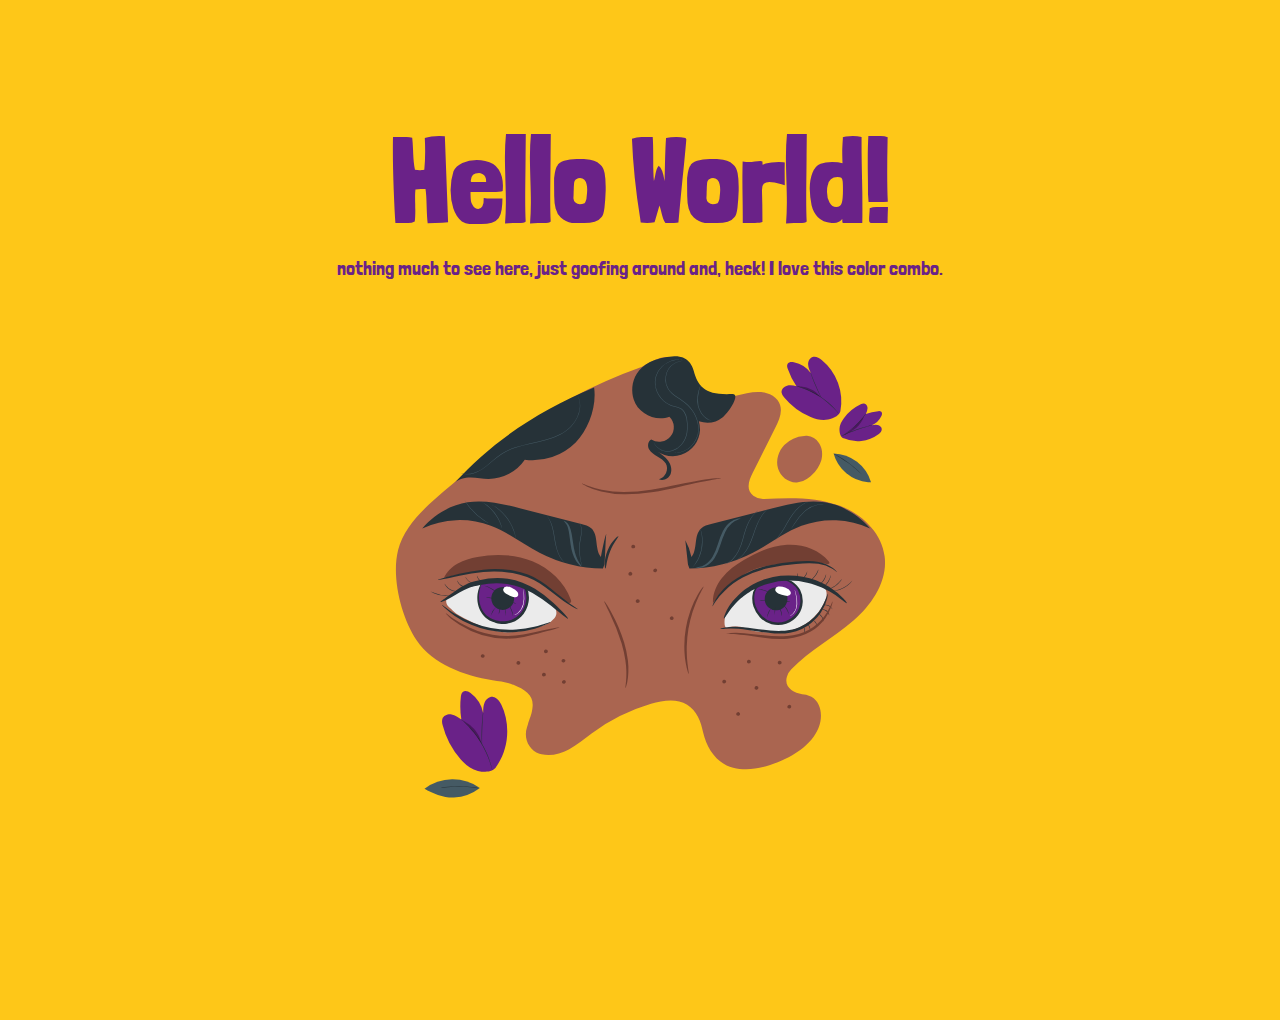
<file: index.html>
<!DOCTYPE html>
<html lang="en">
<head>
    <meta charset="UTF-8">
    <meta http-equiv="X-UA-Compatible" content="IE=edge">
    <meta name="viewport" content="width=device-width, initial-scale=1.0">
    <title>Hello world</title>
    <link rel="stylesheet" href="hello.css">
</head>
<body>
    <main class="hello">
        <h1>Hello World!</h1>  
<p class="subtext">nothing much to see here, just goofing around and, heck! I love this color combo.</p>
<img class="eyes" src="Eyes-pana.svg" alt="peeking-eyes"></main>
</body>
</html>
</file>
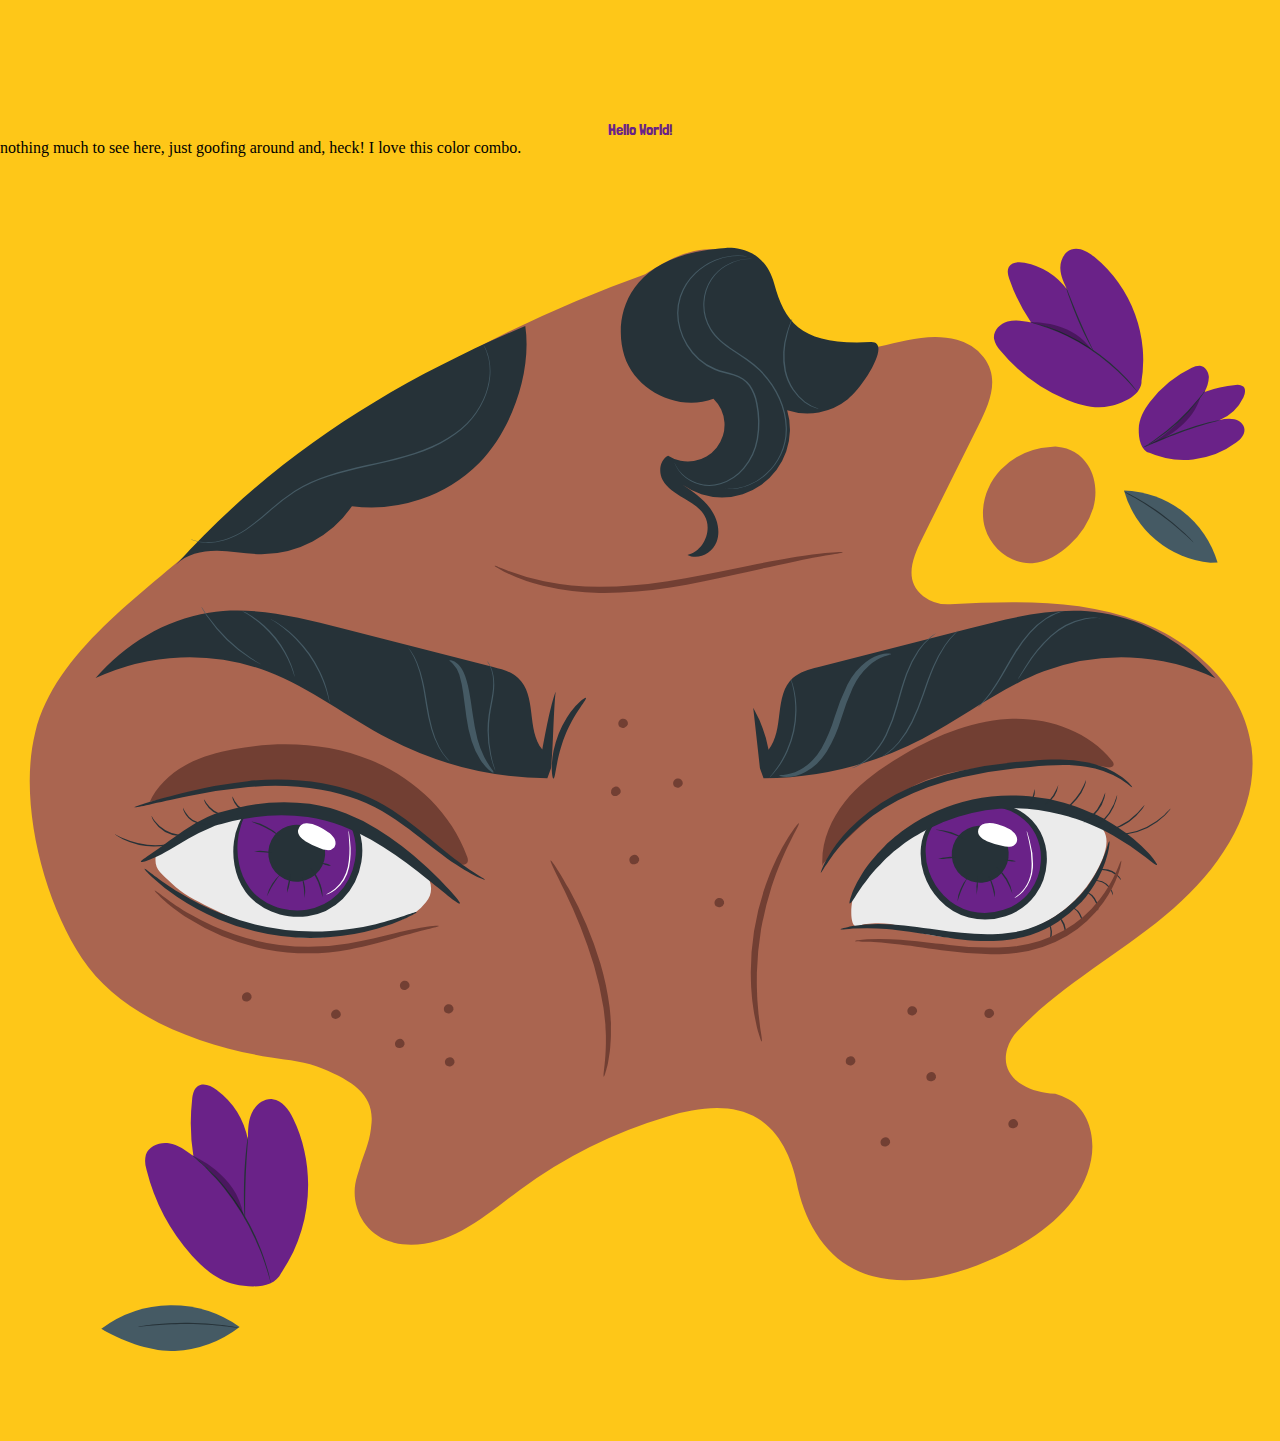
<file: hello-world.html>
<!DOCTYPE html>
<html lang="en">
<head>
    <meta charset="UTF-8">
    <meta http-equiv="X-UA-Compatible" content="IE=edge">
    <meta name="viewport" content="width=device-width, initial-scale=1.0">
    <title>Document</title>
    <link rel="stylesheet" href="hello.css">
</head>
<body>
    <div class="hello">Hello World!</div>  
<p id="hello">nothing much to see here, just goofing around and, heck! I love this color combo.</p>
<div id="img"><img src="Eyes-pana.svg" alt=""></div>
</body>
</html>
</file>
<file: hello.css>
@import url('https://fonts.googleapis.com/css2?family=Londrina+Solid:wght@400;900&display=swap');
*{
    padding: 0;
    margin: 0;
    box-sizing: border-box;
}
body{
    width: 100%;
    height: 100vh;
    background-color: #FEC718;
}
    h1{
        font-size: 120px;
        line-height: 120px;
    }
.hello{
    color: #6A2288;
    font-family: 'Londrina solid';
    font-weight: 400;
    margin: 120px 0 auto;
    text-align: center;
    
} 
.subtext{
    font-size: 20px;
    line-height: 24px;
    font-weight: 400;
    margin: 16px 0 40px 0;
    text-align: center;

    
} 

.eyes{
    width: 40%;
    height: 40%;
    margin: auto;
}
</file>
